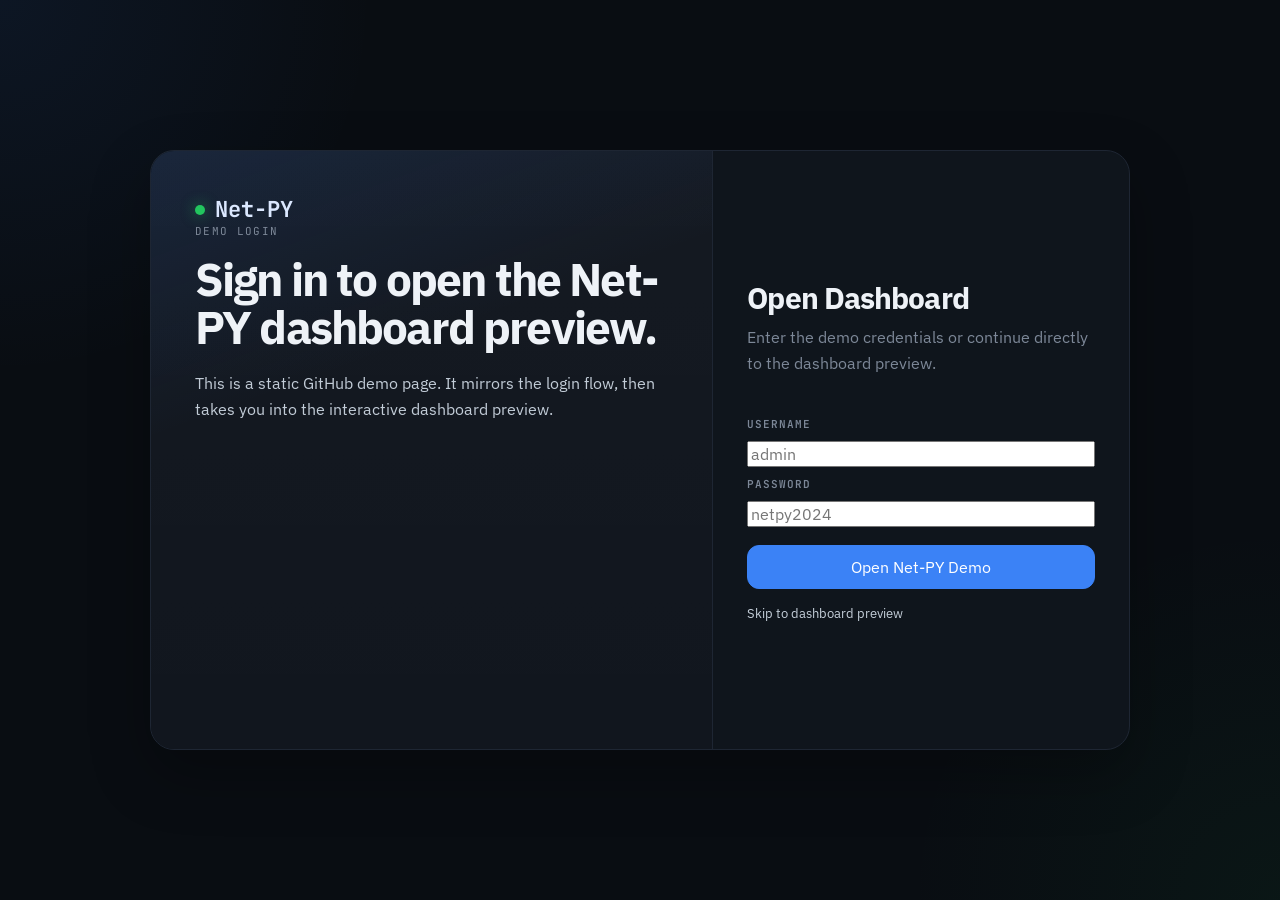
<file: index.html>
<!DOCTYPE html>
<html lang="en">
<head>
<meta charset="UTF-8">
<meta name="viewport" content="width=device-width, initial-scale=1.0">
<title>Net-PY Demo Login</title>
<link rel="preconnect" href="https://fonts.googleapis.com">
<link href="https://fonts.googleapis.com/css2?family=JetBrains+Mono:wght@400;500;600;700&family=IBM+Plex+Sans:wght@300;400;500;600;700&display=swap" rel="stylesheet">
<link rel="stylesheet" href="./styles.css">
<style>
  .login-error {
    color: #ef4444;
    font-size: 0.875rem;
    margin-top: 0.5rem;
    display: none;
  }
  .login-error.show {
    display: block;
  }
</style>
</head>
<body class="login-page">
  <div class="login-shell">
    <section class="login-hero">
      <div class="login-brand"><span class="brand-dot"></span> Net-PY</div>
      <div class="eyebrow">Demo Login</div>
      <h1>Sign in to open the Net-PY dashboard preview.</h1>
      <p>This is a static GitHub demo page. It mirrors the login flow, then takes you into the interactive dashboard preview.</p>
    </section>

    <section class="login-card">
      <h2>Open Dashboard</h2>
      <p>Enter the demo credentials or continue directly to the dashboard preview.</p>
      <form class="login-form" id="loginForm">
        <label for="user">Username</label>
        <input id="user" type="text" placeholder="admin">
        <label for="pass">Password</label>
        <input id="pass" type="password" placeholder="netpy2024">
        <div class="login-error" id="errorMessage">Invalid username or password. Please try again.</div>
        <button class="btn btn-accent login-button" type="submit">Open Net-PY Demo</button>
      </form>
      <a class="login-link" href="./dashboard.html">Skip to dashboard preview</a>
    </section>
  </div>

  <script>
    const loginForm = document.getElementById('loginForm');
    const userInput = document.getElementById('user');
    const passInput = document.getElementById('pass');
    const errorMessage = document.getElementById('errorMessage');

    const VALID_USERNAME = 'admin';
    const VALID_PASSWORD = 'netpy2024';

    loginForm.addEventListener('submit', function(e) {
      e.preventDefault();

      const username = userInput.value.trim();
      const password = passInput.value.trim();

      if (username === VALID_USERNAME && password === VALID_PASSWORD) {
        errorMessage.classList.remove('show');
        window.location.href = './dashboard.html';
      } else {
        errorMessage.classList.add('show');
        passInput.value = '';
        passInput.focus();
      }
    });
  </script>
</body>
</html>
</file>
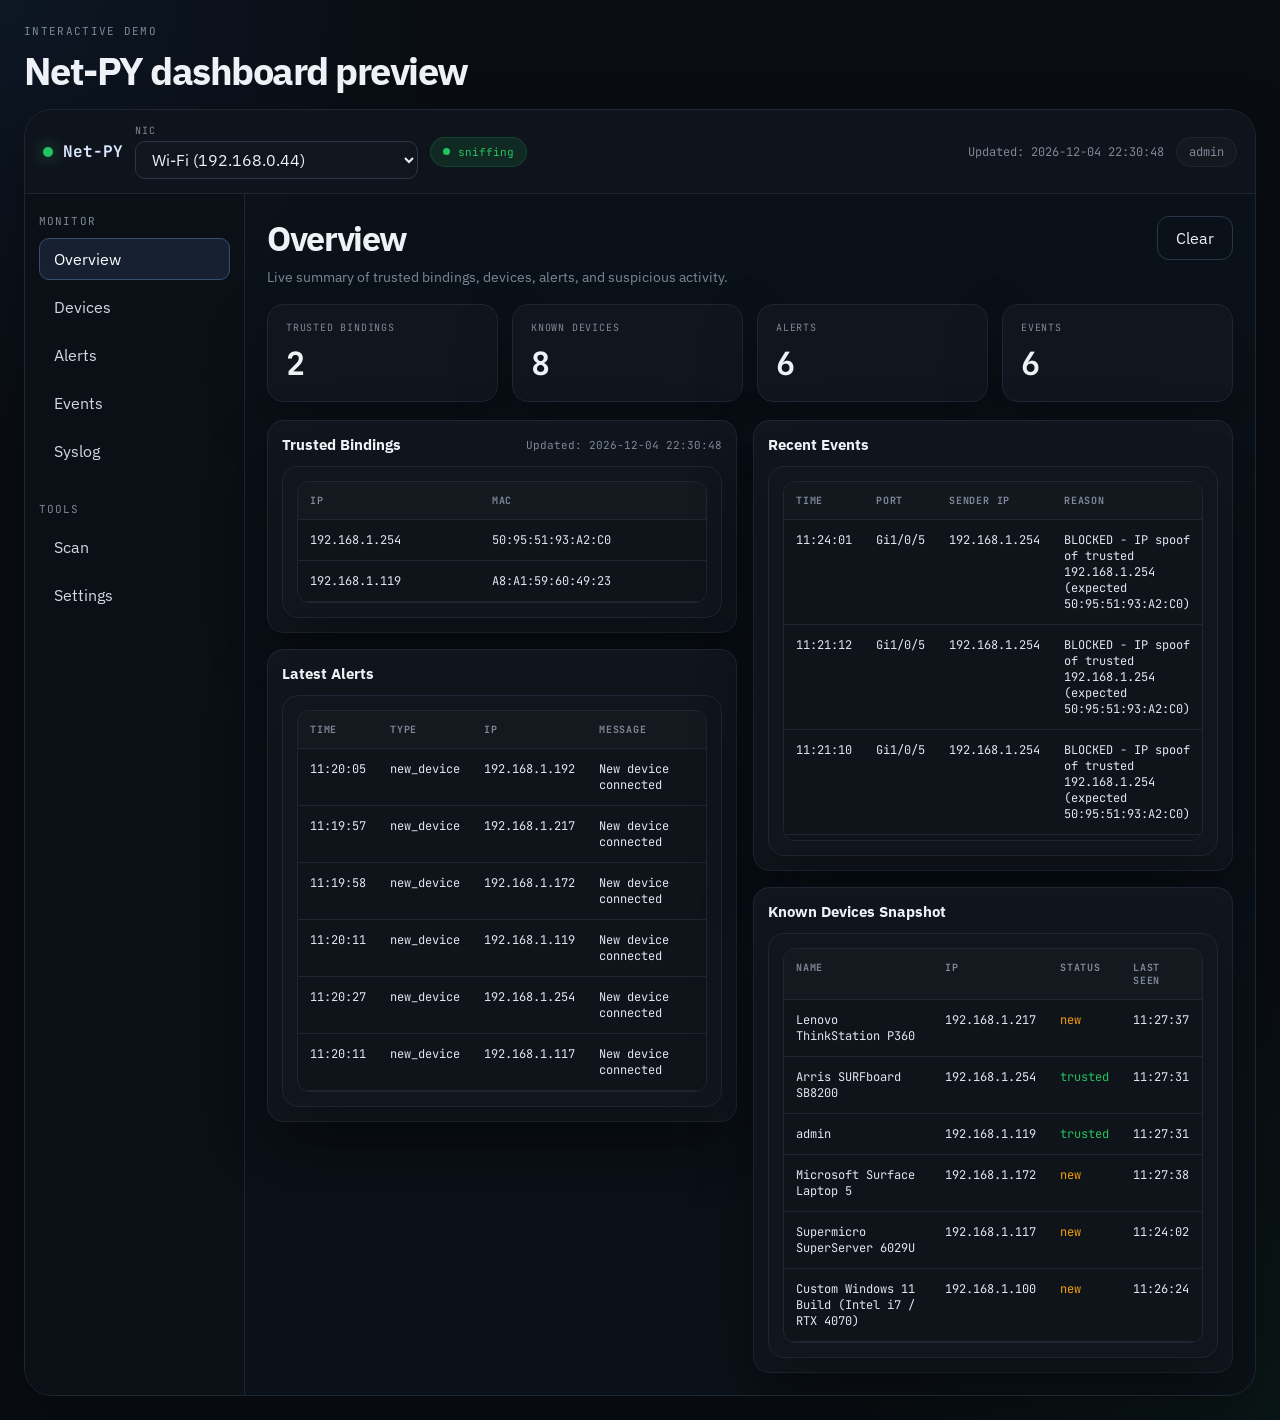
<file: dashboard.html>
<!DOCTYPE html>
<html lang="en">
<head>
<meta charset="UTF-8">
<meta name="viewport" content="width=device-width, initial-scale=1.0">
<title>Net-PY Demo Dashboard</title>
<link rel="preconnect" href="https://fonts.googleapis.com">
<link href="https://fonts.googleapis.com/css2?family=JetBrains+Mono:wght@400;500;600;700&family=IBM+Plex+Sans:wght@300;400;500;600;700&display=swap" rel="stylesheet">
<link rel="stylesheet" href="./styles.css">
</head>
<body>
  <div class="site-shell demo-only">
    <main class="demo-main">
      <section class="dashboard-section" id="dashboard">
        <div class="section-intro demo-intro">
          <div class="eyebrow">Interactive Demo</div>
          <h2>Net-PY dashboard preview</h2>
        </div>

        <div class="app-shell">
          <header class="app-topbar">
            <div class="app-left">
              <div class="brand"><span class="brand-dot"></span> Net-PY</div>
              <div class="top-meta">
                <span class="meta-label">NIC</span>
                <select id="demoNic" class="demo-select">
                  <option>Ethernet (192.168.1.119)</option>
                  <option>Network Bridge (192.168.86.20)</option>
                  <option>Wi-Fi (192.168.0.44)</option>
                </select>
              </div>
              <span class="status-chip active"><span class="status-dot"></span>sniffing</span>
            </div>
            <div class="app-right">
              <span class="top-timestamp" id="demoUpdated">Updated: 2026-05-03 17:46:33</span>
              <span class="user-pill">admin</span>
            </div>
          </header>

          <div class="app-layout">
            <aside class="app-sidebar">
              <div class="sidebar-group">
                <div class="sidebar-label">Monitor</div>
                <button class="nav-item active" data-demo-view="overview">Overview</button>
                <button class="nav-item" data-demo-view="devices">Devices</button>
                <button class="nav-item" data-demo-view="alerts">Alerts</button>
                <button class="nav-item" data-demo-view="events">Events</button>
                <button class="nav-item" data-demo-view="syslog">Syslog</button>
              </div>
              <div class="sidebar-group">
                <div class="sidebar-label">Tools</div>
                <button class="nav-item" data-demo-view="scan">Scan</button>
                <button class="nav-item" data-demo-view="settings">Settings</button>
              </div>
            </aside>

            <div class="app-content">
              <section class="demo-view active" id="demo-overview"></section>
              <section class="demo-view" id="demo-devices"></section>
              <section class="demo-view" id="demo-alerts"></section>
              <section class="demo-view" id="demo-events"></section>
              <section class="demo-view" id="demo-syslog"></section>
              <section class="demo-view" id="demo-scan"></section>
              <section class="demo-view" id="demo-settings"></section>
            </div>
          </div>
        </div>
      </section>
    </main>
  </div>

  <script src="./site.js"></script>
</body>
</html>
</file>
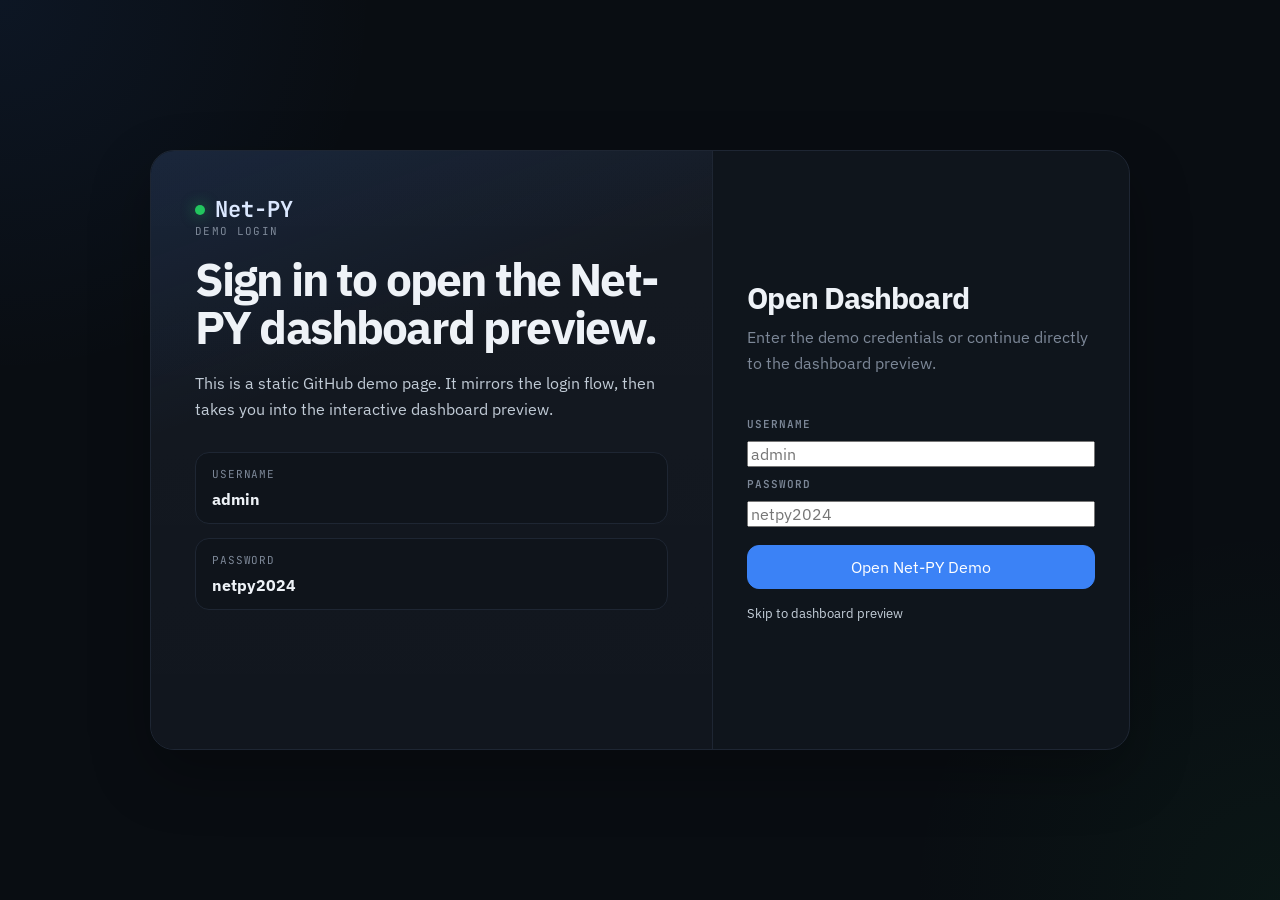
<file: login.html>
<!DOCTYPE html>
<html lang="en">
<head>
<meta charset="UTF-8">
<meta name="viewport" content="width=device-width, initial-scale=1.0">
<title>Net-PY Demo Login</title>
<link rel="preconnect" href="https://fonts.googleapis.com">
<link href="https://fonts.googleapis.com/css2?family=JetBrains+Mono:wght@400;500;600;700&family=IBM+Plex+Sans:wght@300;400;500;600;700&display=swap" rel="stylesheet">
<link rel="stylesheet" href="./styles.css">
<style>
  .login-error {
    color: #ef4444;
    font-size: 0.875rem;
    margin-top: 0.5rem;
    display: none;
  }
  .login-error.show {
    display: block;
  }
</style>
</head>
<body class="login-page">
  <div class="login-shell">
    <section class="login-hero">
      <div class="login-brand"><span class="brand-dot"></span> Net-PY</div>
      <div class="eyebrow">Demo Login</div>
      <h1>Sign in to open the Net-PY dashboard preview.</h1>
      <p>This is a static GitHub demo page. It mirrors the login flow, then takes you into the interactive dashboard preview.</p>
      <div class="login-meta">
        <div class="login-meta-card">
          <span>Username</span>
          <strong>admin</strong>
        </div>
        <div class="login-meta-card">
          <span>Password</span>
          <strong>netpy2024</strong>
        </div>
      </div>
    </section>

    <section class="login-card">
      <h2>Open Dashboard</h2>
      <p>Enter the demo credentials or continue directly to the dashboard preview.</p>
      <form class="login-form" id="loginForm">
        <label for="user">Username</label>
        <input id="user" type="text" placeholder="admin">
        <label for="pass">Password</label>
        <input id="pass" type="password" placeholder="netpy2024">
        <div class="login-error" id="errorMessage">Invalid username or password. Please try again.</div>
        <button class="btn btn-accent login-button" type="submit">Open Net-PY Demo</button>
      </form>
      <a class="login-link" href="./index.html">Skip to dashboard preview</a>
    </section>
  </div>

  <script>
    const loginForm = document.getElementById('loginForm');
    const userInput = document.getElementById('user');
    const passInput = document.getElementById('pass');
    const errorMessage = document.getElementById('errorMessage');

    const VALID_USERNAME = 'admin';
    const VALID_PASSWORD = 'netpy2024';

    loginForm.addEventListener('submit', function(e) {
      e.preventDefault();

      const username = userInput.value.trim();
      const password = passInput.value.trim();

      if (username === VALID_USERNAME && password === VALID_PASSWORD) {
        errorMessage.classList.remove('show');
        window.location.href = './index.html';
      } else {
        errorMessage.classList.add('show');
        passInput.value = '';
        passInput.focus();
      }
    });
  </script>
</body>
</html>
</file>
<file: styles.css>
*{box-sizing:border-box;}
:root{
  --bg:#090d12;
  --panel:#11161e;
  --panel-2:#0f141b;
  --panel-3:#151c25;
  --border:#1e2633;
  --border-strong:#2b3748;
  --text:#eef2f7;
  --muted:#7d8898;
  --soft:#c6d0db;
  --accent:#3b82f6;
  --accent-soft:rgba(59,130,246,0.14);
  --green:#22c55e;
  --green-soft:rgba(34,197,94,0.12);
  --warn:#f59e0b;
  --danger:#ef4444;
  --shadow:0 24px 60px rgba(0,0,0,0.28);
}
html{scroll-behavior:smooth;}
body{
  margin:0;
  color:var(--text);
  background:
    radial-gradient(circle at top left, rgba(59,130,246,0.08), transparent 24%),
    radial-gradient(circle at bottom right, rgba(34,197,94,0.05), transparent 24%),
    var(--bg);
  font-family:'IBM Plex Sans',system-ui,sans-serif;
}
a{color:inherit;text-decoration:none;}
button,input,select{font:inherit;}
.site-shell{min-height:100vh;}
.site-shell.demo-only{
  display:flex;
  justify-content:center;
}
.demo-main{
  width:100%;
  max-width:1280px;
  padding:24px;
}
.eyebrow{
  color:var(--muted);
  text-transform:uppercase;
  letter-spacing:.12em;
  font-size:11px;
  font-family:'JetBrains Mono',monospace;
}
.section-intro{
  max-width:760px;
  margin-bottom:24px;
}
.section-intro h2{
  margin:12px 0 0;
  font-size:38px;
  line-height:1.08;
  letter-spacing:-.04em;
}
.section-intro p{
  margin:14px 0 0;
  color:var(--soft);
  line-height:1.7;
}
.demo-intro{
  max-width:none;
  margin-bottom:18px;
}
.brand{
  display:flex;
  align-items:center;
  gap:10px;
  font-family:'JetBrains Mono',monospace;
  font-weight:700;
  color:#d9e7ff;
}
.brand-dot{
  width:10px;
  height:10px;
  border-radius:50%;
  background:var(--green);
  box-shadow:0 0 14px rgba(34,197,94,0.55);
}
.app-shell{
  overflow:hidden;
  border:1px solid var(--border);
  border-radius:28px;
  background:rgba(12,18,25,.9);
  box-shadow:var(--shadow);
}
.app-topbar{
  display:flex;
  align-items:center;
  justify-content:space-between;
  gap:16px;
  padding:14px 18px;
  border-bottom:1px solid var(--border);
  background:rgba(15,21,29,.95);
}
.app-left,.app-right{
  display:flex;
  align-items:center;
  gap:12px;
  flex-wrap:wrap;
}
.top-meta{
  display:flex;
  flex-direction:column;
  gap:4px;
}
.meta-label{
  color:var(--muted);
  text-transform:uppercase;
  font-family:'JetBrains Mono',monospace;
  font-size:10px;
  letter-spacing:.08em;
}
.demo-select,.search-input{
  min-width:240px;
  height:38px;
  padding:0 12px;
  border-radius:10px;
  border:1px solid var(--border-strong);
  background:var(--panel);
  color:var(--text);
  outline:none;
}
.table-input,.table-select,.setting-input{
  width:100%;
  min-height:38px;
  padding:8px 10px;
  border-radius:10px;
  border:1px solid var(--border-strong);
  background:var(--panel-2);
  color:var(--text);
  outline:none;
}
.table-input:focus,.table-select:focus,.setting-input:focus{
  border-color:#4f79a8;
  box-shadow:0 0 0 3px rgba(59,130,246,0.12);
}
.mono-input{
  font-family:'JetBrains Mono',monospace;
  font-size:12px;
}
.readonly-input{
  opacity:0.85;
  cursor:not-allowed;
}
.setting-control{
  margin-top:12px;
}
.top-timestamp,.user-pill{
  color:var(--muted);
  font-family:'JetBrains Mono',monospace;
  font-size:12px;
}
.user-pill{
  min-height:30px;
  padding:0 12px;
  display:inline-flex;
  align-items:center;
  border-radius:999px;
  border:1px solid var(--border);
  background:rgba(255,255,255,.02);
}
.status-chip{
  display:inline-flex;
  align-items:center;
  gap:8px;
  min-height:30px;
  padding:0 12px;
  border:1px solid rgba(34,197,94,.18);
  border-radius:999px;
  color:var(--green);
  background:var(--green-soft);
  font-size:11px;
  font-family:'JetBrains Mono',monospace;
}
.status-dot{
  width:7px;
  height:7px;
  border-radius:50%;
  background:currentColor;
}
.app-layout{
  display:grid;
  grid-template-columns:220px 1fr;
  min-height:900px;
}
.app-sidebar{
  padding:20px 14px;
  border-right:1px solid var(--border);
  background:rgba(11,16,23,.86);
}
.sidebar-group + .sidebar-group{margin-top:24px;}
.sidebar-label{
  margin-bottom:10px;
  color:var(--muted);
  text-transform:uppercase;
  letter-spacing:.1em;
  font-family:'JetBrains Mono',monospace;
  font-size:11px;
}
.nav-item{
  width:100%;
  text-align:left;
  min-height:42px;
  padding:0 14px;
  margin-bottom:6px;
  border-radius:10px;
  border:1px solid transparent;
  background:transparent;
  color:#d0d9e3;
  cursor:pointer;
}
.nav-item.active{
  background:#162030;
  border-color:#34506e;
  color:#fff;
}
.app-content{padding:22px;}
.demo-view{display:none;}
.demo-view.active{display:block;}
.section-header{
  display:flex;
  align-items:flex-start;
  justify-content:space-between;
  gap:16px;
  margin-bottom:18px;
}
.section-title{
  margin:0;
  font-size:34px;
  letter-spacing:-.04em;
}
.section-subtitle{
  margin-top:8px;
  color:var(--muted);
  font-size:14px;
}
.section-tools{
  display:flex;
  gap:10px;
  flex-wrap:wrap;
}
.btn{
  min-height:44px;
  padding:0 18px;
  border-radius:12px;
  border:1px solid var(--border-strong);
  display:inline-flex;
  align-items:center;
  justify-content:center;
  transition:.16s ease;
}
.btn-accent{
  background:var(--accent);
  color:#fff;
  border-color:var(--accent);
}
.btn-accent:hover{background:#2563eb;border-color:#2563eb;}
.btn-ghost{
  background:transparent;
  color:var(--text);
}
.btn-ghost:hover{
  background:rgba(255,255,255,.03);
  border-color:#3c4d62;
}
.summary-line{
  display:flex;
  gap:14px;
  flex-wrap:wrap;
  margin-top:12px;
  color:var(--soft);
}
.summary-line strong{color:var(--text);}
.stats-grid{
  display:grid;
  grid-template-columns:repeat(4,minmax(0,1fr));
  gap:14px;
  margin-bottom:18px;
}
.stat-card,.panel,.table-panel{
  border:1px solid var(--border);
  border-radius:16px;
  background:var(--panel);
  box-shadow:var(--shadow);
}
.stat-card{padding:16px 18px;}
.stat-label{
  color:var(--muted);
  text-transform:uppercase;
  letter-spacing:.08em;
  font-family:'JetBrains Mono',monospace;
  font-size:10px;
}
.stat-value{
  margin-top:8px;
  font-family:'JetBrains Mono',monospace;
  font-size:32px;
  font-weight:700;
}
.overview-grid{
  display:grid;
  grid-template-columns:1fr 1fr;
  gap:16px;
}
.stack{display:flex;flex-direction:column;gap:16px;}
.panel,.table-panel{padding:14px;}
.panel-head{
  display:flex;
  align-items:center;
  justify-content:space-between;
  gap:12px;
  margin-bottom:12px;
}
.panel-title{
  font-size:15px;
  font-weight:700;
}
.panel-note{
  color:var(--muted);
  font-family:'JetBrains Mono',monospace;
  font-size:11px;
}
.table-wrap{
  overflow:auto;
  border:1px solid var(--border);
  border-radius:12px;
  background:var(--panel-2);
}
.table-wrap.scroll{max-height:360px;}
table{
  width:100%;
  border-collapse:collapse;
}
th,td{
  padding:12px;
  text-align:left;
  border-bottom:1px solid var(--border);
  vertical-align:top;
}
th{
  position:sticky;
  top:0;
  z-index:1;
  background:rgba(255,255,255,.02);
  color:var(--muted);
  text-transform:uppercase;
  letter-spacing:.08em;
  font-family:'JetBrains Mono',monospace;
  font-size:10px;
}
td{
  color:#dfe8f1;
  font-family:'JetBrains Mono',monospace;
  font-size:12px;
}
td.wrap{
  font-family:'IBM Plex Sans',system-ui,sans-serif;
  line-height:1.5;
}
.filters{
  display:flex;
  align-items:center;
  justify-content:space-between;
  gap:12px;
  flex-wrap:wrap;
  margin-bottom:14px;
}
.pill-row{
  display:flex;
  gap:8px;
  flex-wrap:wrap;
}
.pill{
  min-height:36px;
  padding:0 14px;
  border-radius:10px;
  border:1px solid var(--border-strong);
  background:var(--panel-2);
  color:var(--soft);
  cursor:pointer;
}
.pill.active{
  background:#162131;
  border-color:#416089;
  color:#fff;
}
.status-trusted{color:var(--green);}
.status-known{color:#dfe8f1;}
.status-new{color:var(--warn);}
.status-alert{color:var(--danger);}
.dot{
  display:inline-block;
  width:9px;
  height:9px;
  border-radius:50%;
  margin-right:8px;
}
.dot-trusted{background:var(--green);}
.dot-known{background:#7c8b9a;}
.dot-new{background:var(--warn);}
.dot-alert{background:var(--danger);}
.scan-grid{
  display:grid;
  grid-template-columns:repeat(auto-fit,minmax(260px,1fr));
  gap:14px;
  margin-bottom:14px;
}
.scan-card{
  padding:16px;
  border-radius:14px;
  border:1px solid var(--border-strong);
  background:var(--panel-2);
  cursor:pointer;
}
.scan-card.selected{
  border-color:var(--accent);
  box-shadow:0 0 0 3px var(--accent-soft);
}
.scan-label{
  font-family:'JetBrains Mono',monospace;
  font-weight:700;
}
.scan-desc{
  margin-top:8px;
  color:var(--soft);
  font-size:13px;
  line-height:1.55;
}
.scan-cmd{
  margin-top:10px;
  padding:8px 10px;
  border-radius:10px;
  background:#0b1017;
  color:var(--muted);
  font-family:'JetBrains Mono',monospace;
  font-size:11px;
}
.scan-controls{
  display:flex;
  gap:12px;
  flex-wrap:wrap;
  margin-bottom:16px;
}
.scan-results{
  display:flex;
  flex-direction:column;
  gap:12px;
}
.scan-result{
  border:1px solid var(--border);
  border-radius:14px;
  background:var(--panel-2);
  overflow:hidden;
}
.scan-head{
  display:flex;
  align-items:center;
  justify-content:space-between;
  gap:12px;
  padding:14px 16px;
}
.scan-meta{
  display:flex;
  align-items:center;
  gap:10px;
  flex-wrap:wrap;
  font-family:'JetBrains Mono',monospace;
  font-size:12px;
}
.scan-status{
  min-height:24px;
  padding:0 8px;
  border-radius:999px;
  border:1px solid var(--border);
  display:inline-flex;
  align-items:center;
  text-transform:uppercase;
  font-size:10px;
}
.scan-status.done{
  color:var(--green);
  background:rgba(34,197,94,.12);
  border-color:rgba(34,197,94,.2);
}
.scan-output{padding:0 16px 16px;}
.scan-output pre{
  margin:0;
  padding:14px;
  border-radius:12px;
  border:1px solid var(--border);
  background:#0b1017;
  color:#dfe8f1;
  font-family:'JetBrains Mono',monospace;
  font-size:12px;
  white-space:pre-wrap;
}
.settings-grid{
  display:grid;
  grid-template-columns:repeat(2,minmax(0,1fr));
  gap:16px;
}
.setting-card{
  padding:18px;
  border:1px solid var(--border);
  border-radius:16px;
  background:var(--panel);
}
.setting-label{
  color:var(--muted);
  text-transform:uppercase;
  letter-spacing:.08em;
  font-family:'JetBrains Mono',monospace;
  font-size:11px;
}
.setting-value{
  margin-top:10px;
  font-size:15px;
}
.login-page{
  display:grid;
  place-items:center;
  min-height:100vh;
}
.login-shell{
  width:min(980px,calc(100vw - 32px));
  min-height:600px;
  display:grid;
  grid-template-columns:1.15fr .85fr;
  border:1px solid var(--border);
  border-radius:24px;
  overflow:hidden;
  background:rgba(17,22,30,0.88);
  box-shadow:var(--shadow);
}
.login-hero{
  padding:44px;
  background:
    linear-gradient(160deg, rgba(59,130,246,0.12), transparent 36%),
    linear-gradient(180deg, rgba(255,255,255,0.015), transparent),
    var(--panel);
  border-right:1px solid var(--border);
}
.login-brand{
  display:flex;
  align-items:center;
  gap:10px;
  font-family:'JetBrains Mono',monospace;
  font-weight:700;
  font-size:22px;
  color:#dbe8ff;
}
.login-hero h1{
  margin:18px 0 0;
  font-size:46px;
  line-height:1.04;
  letter-spacing:-0.04em;
}
.login-hero p{
  margin:18px 0 0;
  color:#c2ccd7;
  line-height:1.65;
}
.login-meta{
  display:grid;
  gap:14px;
  margin-top:30px;
}
.login-meta-card{
  padding:14px 16px;
  border-radius:14px;
  background:var(--panel-2);
  border:1px solid var(--border);
}
.login-meta-card span{
  display:block;
  color:var(--muted);
  font-size:11px;
  text-transform:uppercase;
  letter-spacing:0.08em;
  font-family:'JetBrains Mono',monospace;
}
.login-meta-card strong{
  display:block;
  margin-top:8px;
  font-size:16px;
}
.login-card{
  display:flex;
  flex-direction:column;
  justify-content:center;
  padding:34px;
}
.login-card h2{
  margin:0;
  font-size:30px;
  letter-spacing:-0.03em;
}
.login-card p{
  margin-top:8px;
  color:var(--muted);
  line-height:1.6;
}
.login-form{
  display:flex;
  flex-direction:column;
  gap:10px;
  margin-top:24px;
}
.login-form label{
  color:var(--muted);
  font-size:11px;
  font-weight:600;
  text-transform:uppercase;
  letter-spacing:0.08em;
  font-family:'JetBrains Mono',monospace;
}
.login-button{
  margin-top:8px;
  width:100%;
}
.login-link{
  margin-top:16px;
  color:var(--soft);
  font-size:13px;
}
.login-link:hover{color:#fff;}
@media (max-width:1080px){
  .overview-grid,.settings-grid{grid-template-columns:1fr 1fr;}
  .app-layout{grid-template-columns:1fr;}
  .app-sidebar{border-right:none;border-bottom:1px solid var(--border);}
}
@media (max-width:860px){
  .login-shell{grid-template-columns:1fr;}
  .login-hero{display:none;}
}
@media (max-width:780px){
  .overview-grid,.stats-grid,.settings-grid{grid-template-columns:1fr;}
  .section-header,.filters,.app-topbar{flex-direction:column;align-items:flex-start;}
  .app-content{padding:16px;}
  .demo-select,.search-input{min-width:0;width:100%;}
  .demo-main{padding:16px;}
}
</file>
